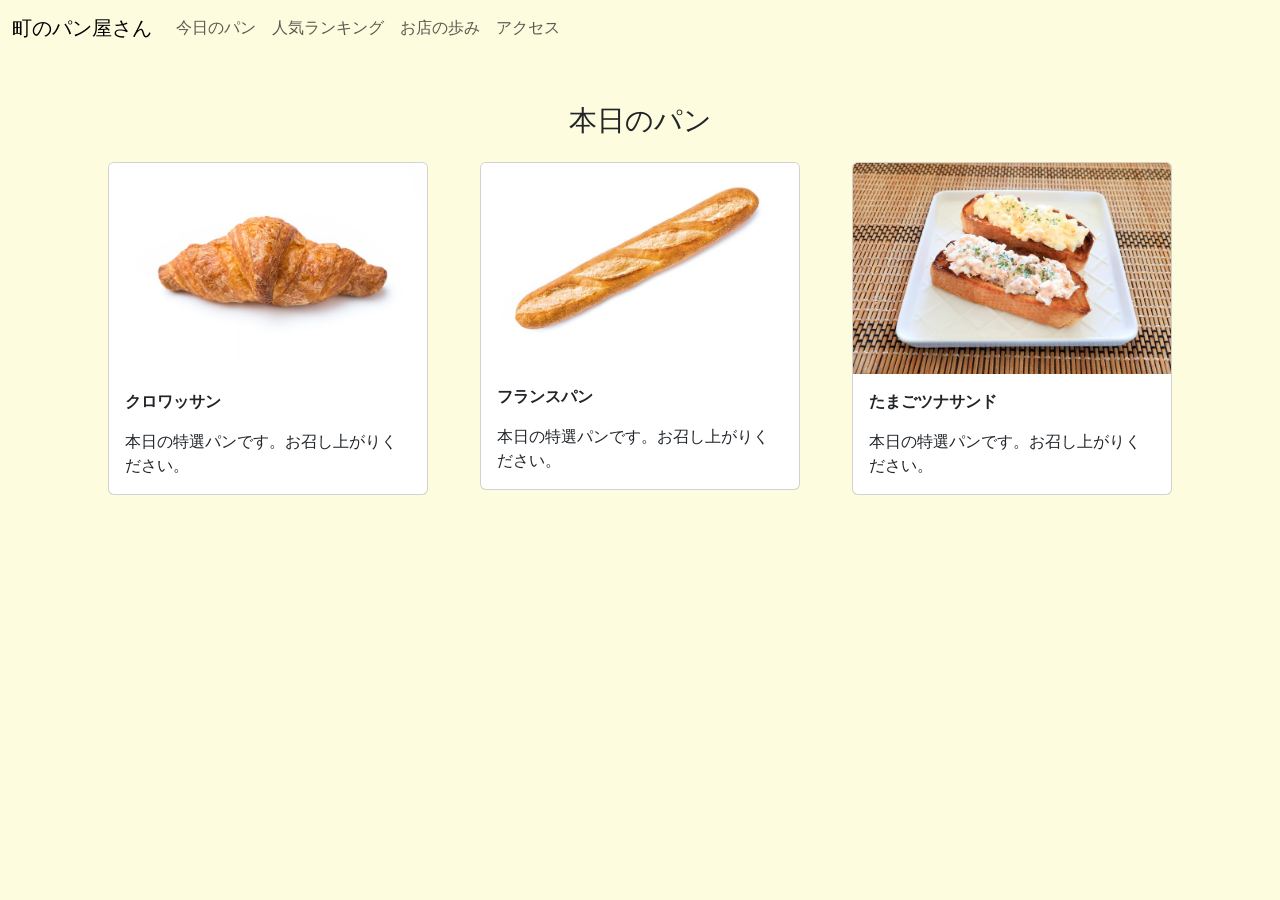
<file: index.html>
<!DOCTYPE html>
<html lang="ja">

<head>
    <meta charset="UTF-8">
    <meta name="viewport" content="width=device-width, initial-scale=1.0">
    <link href="https://cdn.jsdelivr.net/npm/bootstrap@5.3.8/dist/css/bootstrap.min.css" rel="stylesheet" integrity="sha384-sRIl4kxILFvY47J16cr9ZwB07vP4J8+LH7qKQnuqkuIAvNWLzeN8tE5YBujZqJLB" crossorigin="anonymous">
    <script src="https://cdn.jsdelivr.net/npm/bootstrap@5.3.8/dist/js/bootstrap.bundle.min.js" integrity="sha384-FKyoEForCGlyvwx9Hj09JcYn3nv7wiPVlz7YYwJrWVcXK/BmnVDxM+D2scQbITxI" crossorigin="anonymous"></script>

    <link rel="stylesheet" href="css/style.css">
    <title>町のパン屋さん</title>
</head>

<body>
    <!-- header -->
    <div class="header">
        <nav class="navbar navbar-expand-lg">
            <div class="container-fluid">
                <a class="navbar-brand" href="#">町のパン屋さん</a>
                <button class="navbar-toggler" type="button" data-bs-toggle="collapse" data-bs-target="#navbarNavAltMarkup" aria-controls="navbarNavAltMarkup" aria-expanded="false" aria-label="Toggle navigation">
                    <span class="navbar-toggler-icon"></span>
                </button>
                <div class="collapse navbar-collapse" id="navbarNavAltMarkup">
                    <div class="navbar-nav">
                        <a class="nav-link" href="todaysBread.html">今日のパン</a>
                        <a class="nav-link" href="ranking.html">人気ランキング</a>
                        <a class="nav-link" href="history.html">お店の歩み</a>
                        <a class="nav-link" href="access.html">アクセス</a>
                    </div>
                </div>
            </div>
        </nav>
    </div>
    <!-- パン屋の店の画像 -->
    <!-- <div class="container">
        <img src="image/shop.jpg" class="img-fluid" alt="...">
    </div> -->

    <!-- 以下本文 -->
    <div class="container mt-5">
        <!-- 本日のパン -->
        <h3 class="text-center my-4">本日のパン</h3>
        <div class="d-flex justify-content-around">
            <div>
                <div class="card" style="width: 20rem;">
                    <img src="image/croissant.jpg" class="card-img-top" alt="...">
                    <div class="card-body">
                        <p><strong>クロワッサン</strong></p>
                        <p class="card-text">本日の特選パンです。お召し上がりください。</p>
                    </div>
                </div>
            </div>
            <div>
                <div class="card" style="width: 20rem;">
                    <img src="image/france.jpg" class="card-img-top" alt="...">
                    <div class="card-body">
                        <p><strong>フランスパン</strong></p>
                        <p class="card-text">本日の特選パンです。お召し上がりください。</p>
                    </div>
                </div>
            </div>
            <div>
                <div class="card" style="width: 20rem;">
                    <img src="image/eggtsuna.jpg" class="card-img-top" alt="...">
                    <div class="card-body">
                        <p><strong>たまごツナサンド</strong></p>
                        <p class="card-text">本日の特選パンです。お召し上がりください。</p>
                    </div>
                </div>
            </div>
        </div>
    </div>
    <!-- footer -->
    <div>

    </div>
</body>
</html>
</file>
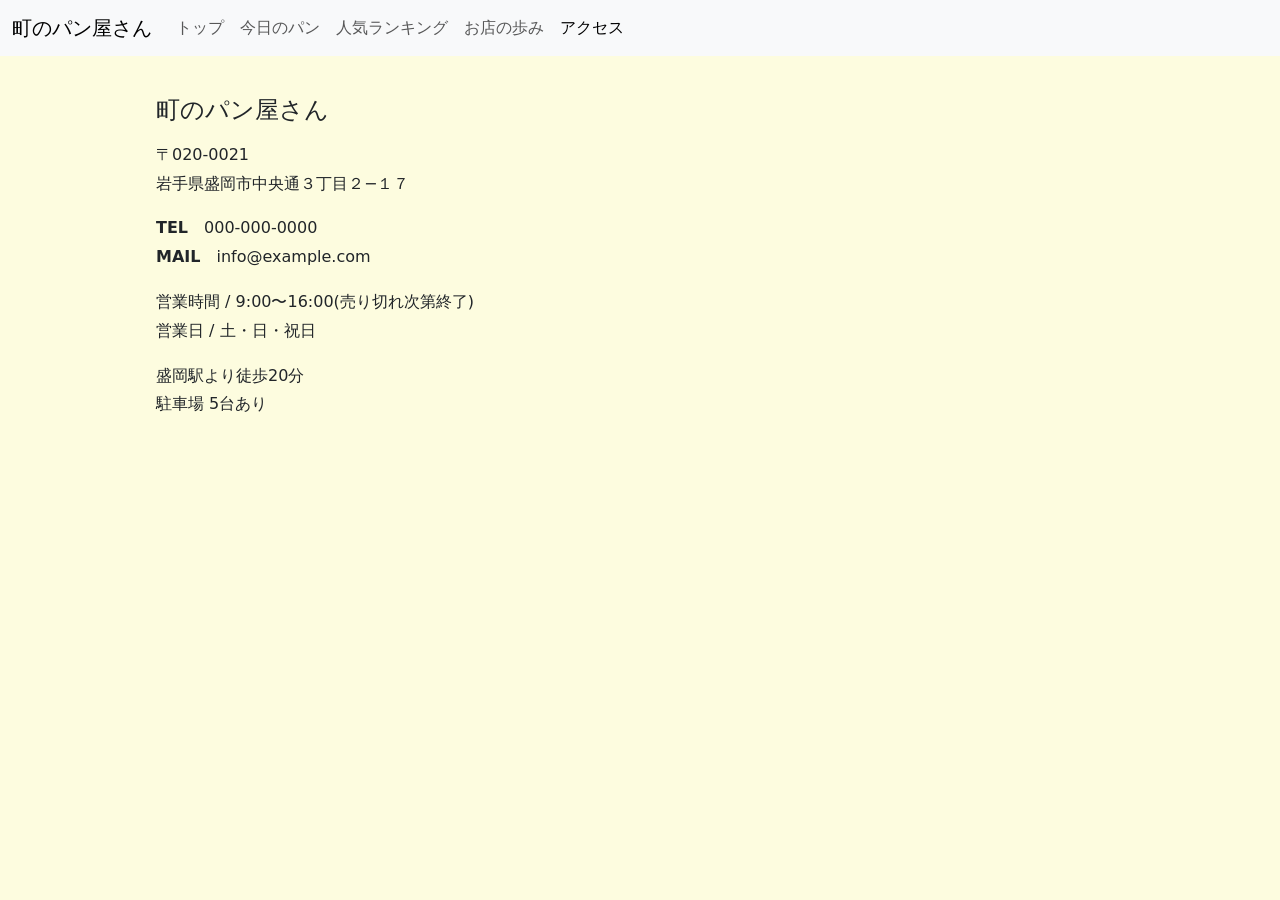
<file: access.html>
<!DOCTYPE html>
<html lang="ja">

<head>
  <meta charset="UTF-8">
  <meta name="viewport" content="width=device-width, initial-scale=1.0">
  <link href="https://cdn.jsdelivr.net/npm/bootstrap@5.3.8/dist/css/bootstrap.min.css" rel="stylesheet"
    integrity="sha384-sRIl4kxILFvY47J16cr9ZwB07vP4J8+LH7qKQnuqkuIAvNWLzeN8tE5YBujZqJLB" crossorigin="anonymous">
  <script src="https://cdn.jsdelivr.net/npm/bootstrap@5.3.8/dist/js/bootstrap.bundle.min.js"
    integrity="sha384-FKyoEForCGlyvwx9Hj09JcYn3nv7wiPVlz7YYwJrWVcXK/BmnVDxM+D2scQbITxI"
    crossorigin="anonymous"></script>
  <link rel="stylesheet" href="css/style.css">
  <link rel="stylesheet" href="css/access.css">
  <title>町のパン屋さん</title>
</head>

<body>
  <div>
    <nav class="navbar navbar-expand-lg bg-body-tertiary">
      <div class="container-fluid">
        <a class="navbar-brand" href="index.html">町のパン屋さん</a>
        <button class="navbar-toggler" type="button" data-bs-toggle="collapse" data-bs-target="#navbarNavAltMarkup"
          aria-controls="navbarNavAltMarkup" aria-expanded="false" aria-label="Toggle navigation">
          <span class="navbar-toggler-icon"></span>
        </button>
        <div class="collapse navbar-collapse" id="navbarNavAltMarkup">
          <div class="navbar-nav">
            <a class="nav-link" href="index.html">トップ</a>
            <a class="nav-link" href="todaysBread.html">今日のパン</a>
            <a class="nav-link" href="ranking.html">人気ランキング</a>
            <a class="nav-link" href="history.html">お店の歩み</a>
            <a class="nav-link active" aria-current="page" href="access.html">アクセス</a>
          </div>
        </div>
      </div>
    </nav>
  </div>
  <main class="access-main">
    <div class="access-layout">
      <!-- 左:店舗情報 -->
      <section class="access-info">
        <h2 class="access-shop-name">町のパン屋さん</h2>

        <p class="access-address">
          〒020-0021<br>
          岩手県盛岡市中央通３丁目２−１７
        </p>

        <p class="access-contact">
          <strong>TEL</strong>　000-000-0000<br>
          <strong>MAIL</strong>　info@example.com
        </p>

        <p class="access-hours">
          営業時間 / 9:00〜16:00(売り切れ次第終了)<br>
          営業日 / 土・日・祝日
        </p>

        <p class="access-route">
          盛岡駅より徒歩20分<br>
          駐車場 5台あり
        </p>
      </section>

      <!-- 右:Googleマップ -->
      <div class="access-map">
        <iframe class="access-map-frame"
          src="https://www.google.com/maps/embed?pb=!1m18!1m12!1m3!1d3069.5517798905244!2d141.14279209999998!3d39.7047807!2m3!1f0!2f0!3f0!3m2!1i1024!2i768!4f13.1!3m3!1m2!1s0x5f857630971ceb65%3A0xa71278d9c8f84080!2zTUNM55ub5bKh5oOF5aCx44OT44K444ON44K577yG44OH44K244Kk44Oz5bCC6ZaA5a2m5qChIOODh-OCtuOCpOODs-aDheWgsemkqA!5e0!3m2!1sja!2sjp!4v1794793250955!5m2!1sja!2sjp"
          allowfullscreen="" loading="lazy" referrerpolicy="strict-origin-when-cross-origin"></iframe>
      </div>
    </div>
  </main>
</body>

</html>
</file>
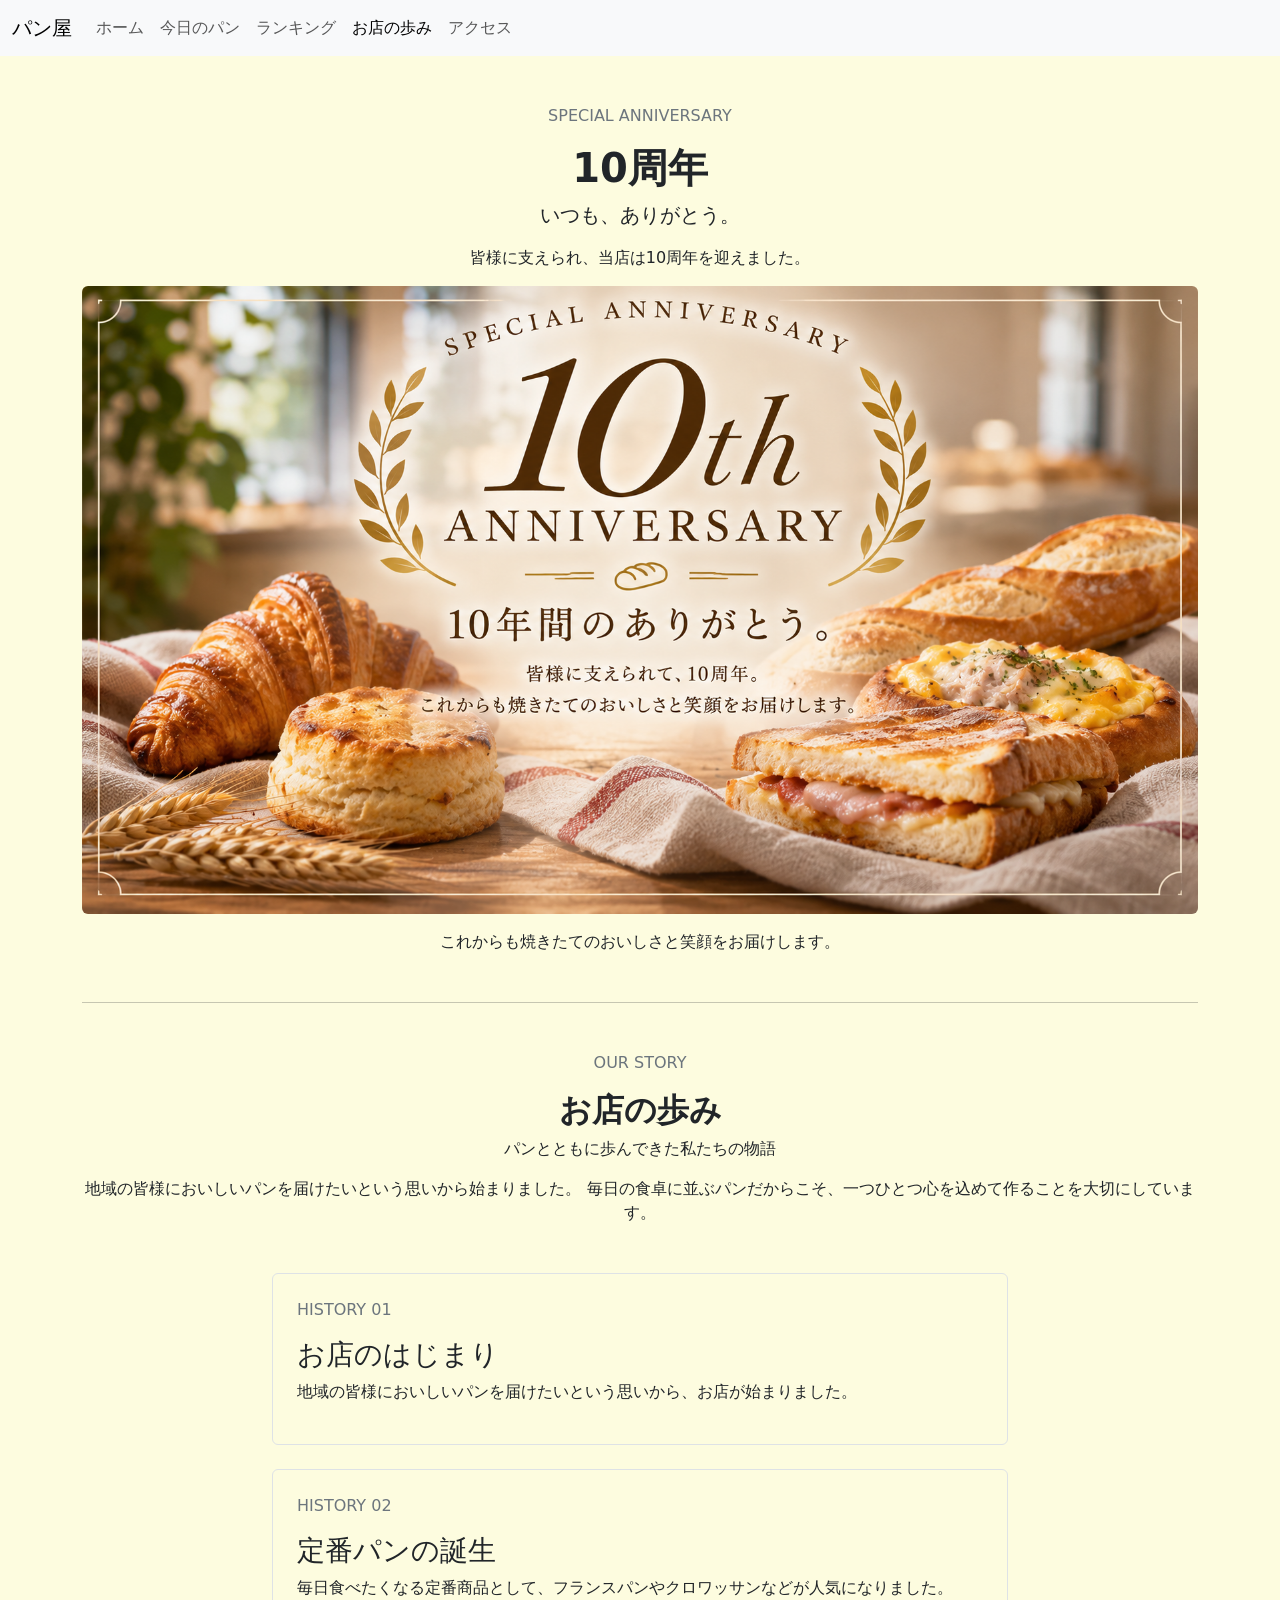
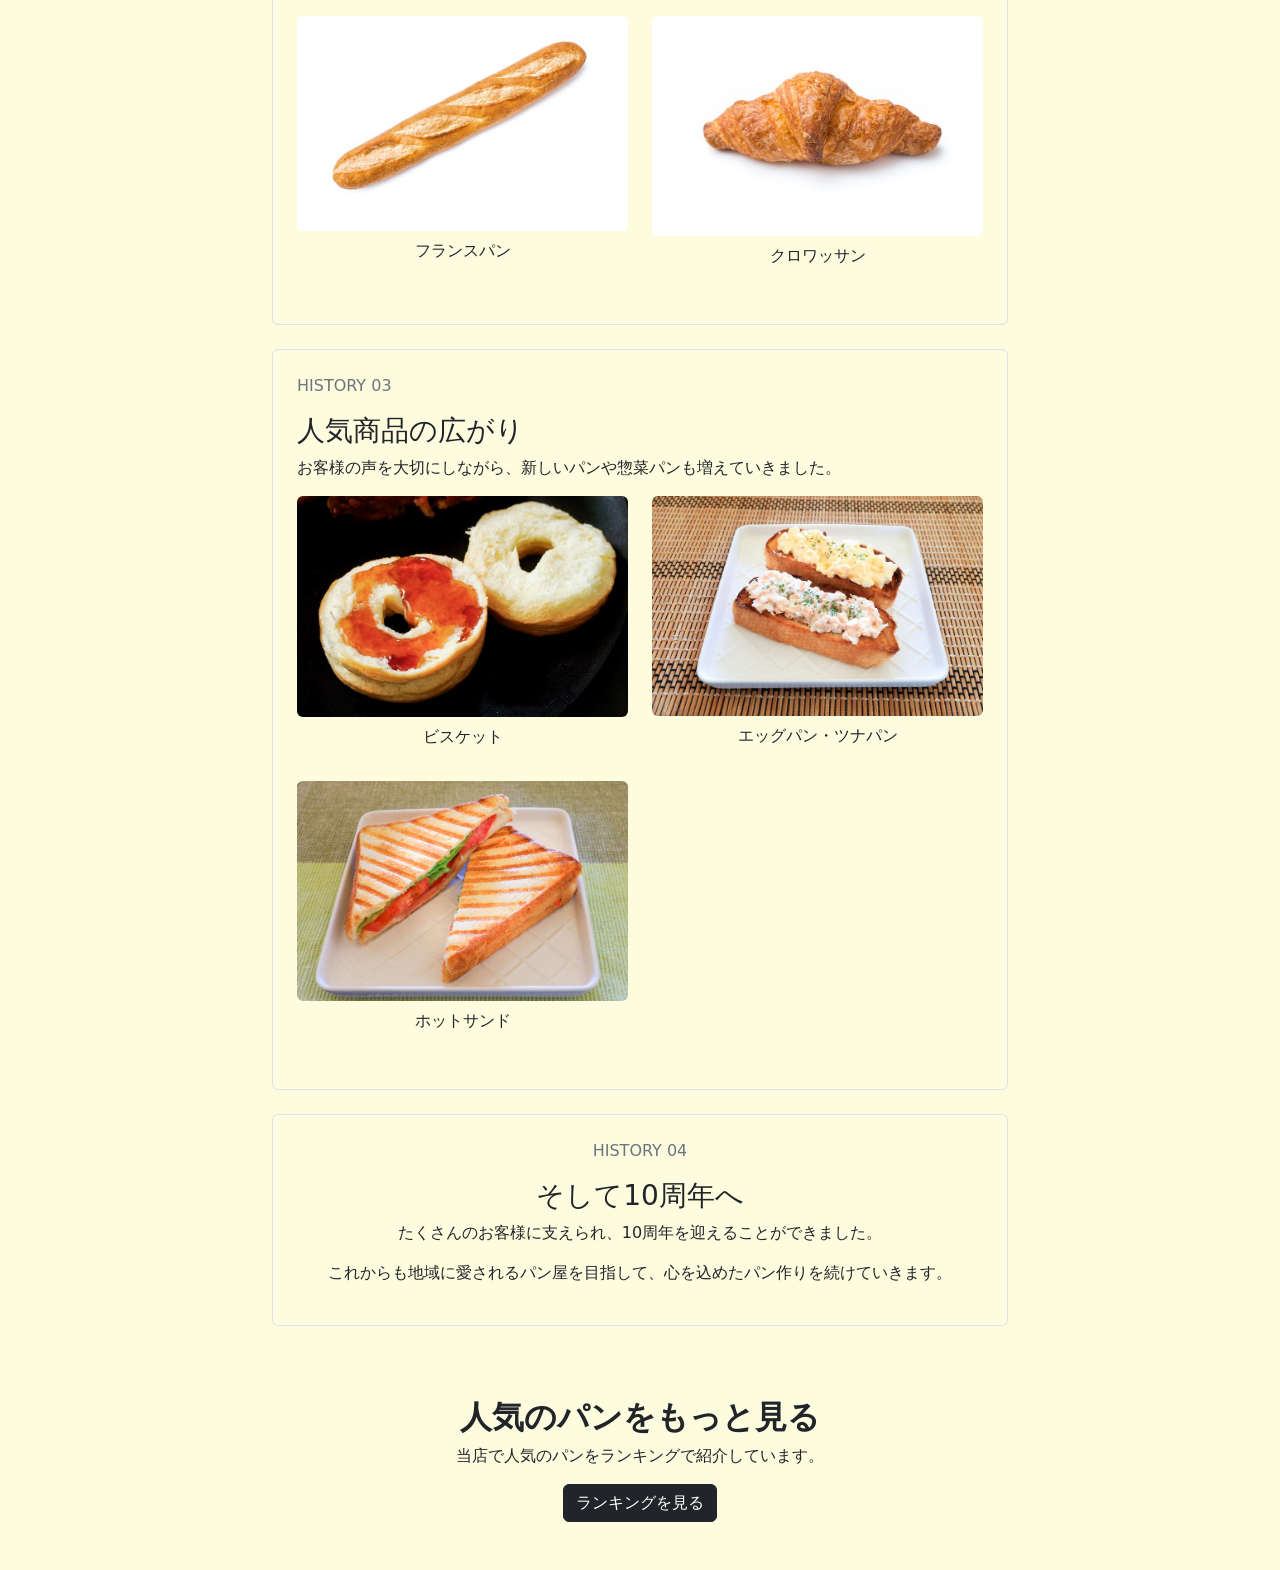
<file: history.html>
<!DOCTYPE html>
<html lang="ja">
<head>
    <meta charset="UTF-8">
    <meta name="viewport" content="width=device-width, initial-scale=1.0">
    <title>お店の歩み</title>
    <link href="https://cdn.jsdelivr.net/npm/bootstrap@5.3.8/dist/css/bootstrap.min.css" rel="stylesheet">
    <link rel="stylesheet" href="css/style.css">
</head>
<body>

    <div>
        <nav class="navbar navbar-expand-lg bg-body-tertiary">
            <div class="container-fluid">
                <a class="navbar-brand" href="index.html">パン屋</a>
                <button class="navbar-toggler" type="button" data-bs-toggle="collapse" data-bs-target="#navbarNavAltMarkup">
                    <span class="navbar-toggler-icon"></span>
                </button>
                <div class="collapse navbar-collapse" id="navbarNavAltMarkup">
                    <div class="navbar-nav">
                        <a class="nav-link" href="index.html">ホーム</a>
                        <a class="nav-link" href="todaysBread.html">今日のパン</a>
                        <a class="nav-link" href="ranking.html">ランキング</a>
                        <a class="nav-link active" href="history.html">お店の歩み</a>
                        <a class="nav-link" href="access.html">アクセス</a>
                    </div>
                </div>
            </div>
        </nav>
    </div>

    <main class="container py-5">

        <!-- 10周年記念 -->
        <div class="text-center mb-5">
            <p class="text-secondary">SPECIAL ANNIVERSARY</p>
            <h1 class="fw-bold">10周年</h1>
            <p class="lead">いつも、ありがとう。</p>
            <p>皆様に支えられ、当店は10周年を迎えました。</p>
            <img src="image/Anniversary.jpg" class="img-fluid rounded mb-3" alt="10周年記念">
            <p>これからも焼きたてのおいしさと笑顔をお届けします。</p>
        </div>

        <hr class="my-5">

        <!-- お店の歩み -->
        <div class="text-center mb-5">
            <p class="text-secondary">OUR STORY</p>
            <h2 class="fw-bold">お店の歩み</h2>
            <p>パンとともに歩んできた私たちの物語</p>
            <p>地域の皆様においしいパンを届けたいという思いから始まりました。
                毎日の食卓に並ぶパンだからこそ、一つひとつ心を込めて作ることを大切にしています。</p>
        </div>

        <!-- 歴史 -->
        <div class="row justify-content-center">
            <div class="col-lg-8">

                <div class="border rounded p-4 mb-4">
                    <p class="text-secondary">HISTORY 01</p>
                    <h3>お店のはじまり</h3>
                    <p>地域の皆様においしいパンを届けたいという思いから、お店が始まりました。</p>
                </div>

                <div class="border rounded p-4 mb-4">
                    <p class="text-secondary">HISTORY 02</p>
                    <h3>定番パンの誕生</h3>
                    <p>毎日食べたくなる定番商品として、フランスパンやクロワッサンなどが人気になりました。</p>
                    <div class="row">
                        <div class="col-md-6 mb-3">
                            <img src="image/france.jpg" class="img-fluid rounded" alt="フランスパン">
                            <p class="text-center mt-2">フランスパン</p>
                        </div>
                        <div class="col-md-6 mb-3">
                            <img src="image/croissant.jpg" class="img-fluid rounded" alt="クロワッサン">
                            <p class="text-center mt-2">クロワッサン</p>
                        </div>
                    </div>
                </div>

                <div class="border rounded p-4 mb-4">
                    <p class="text-secondary">HISTORY 03</p>
                    <h3>人気商品の広がり</h3>
                    <p>お客様の声を大切にしながら、新しいパンや惣菜パンも増えていきました。</p>
                    <div class="row">
                        <div class="col-md-6 mb-3">
                            <img src="image/Biscuit.jpg" class="img-fluid rounded" alt="ビスケット">
                            <p class="text-center mt-2">ビスケット</p>
                        </div>
                        <div class="col-md-6 mb-3">
                            <img src="image/eggtsuna.jpg" class="img-fluid rounded" alt="エッグパン・ツナパン">
                            <p class="text-center mt-2">エッグパン・ツナパン</p>
                        </div>
                        <div class="col-md-6 mb-3">
                            <img src="image/Hotsand.jpg" class="img-fluid rounded" alt="ホットサンド">
                            <p class="text-center mt-2">ホットサンド</p>
                        </div>
                    </div>
                </div>

                <div class="border rounded p-4 mb-4 text-center">
                    <p class="text-secondary">HISTORY 04</p>
                    <h3>そして10周年へ</h3>
                    <p>たくさんのお客様に支えられ、10周年を迎えることができました。</p>
                    <p>これからも地域に愛されるパン屋を目指して、心を込めたパン作りを続けていきます。</p>
                </div>

            </div>
        </div>

        <!-- 人気ランキングへの案内 -->
        <div class="text-center mt-5">
            <h2 class="fw-bold">人気のパンをもっと見る</h2>
            <p>当店で人気のパンをランキングで紹介しています。</p>
            <a href="ranking.html" class="btn btn-dark">ランキングを見る</a>
        </div>

    </main>

    <script src="https://cdn.jsdelivr.net/npm/bootstrap@5.3.8/dist/js/bootstrap.bundle.min.js"></script>
</body>
</html>
</file>
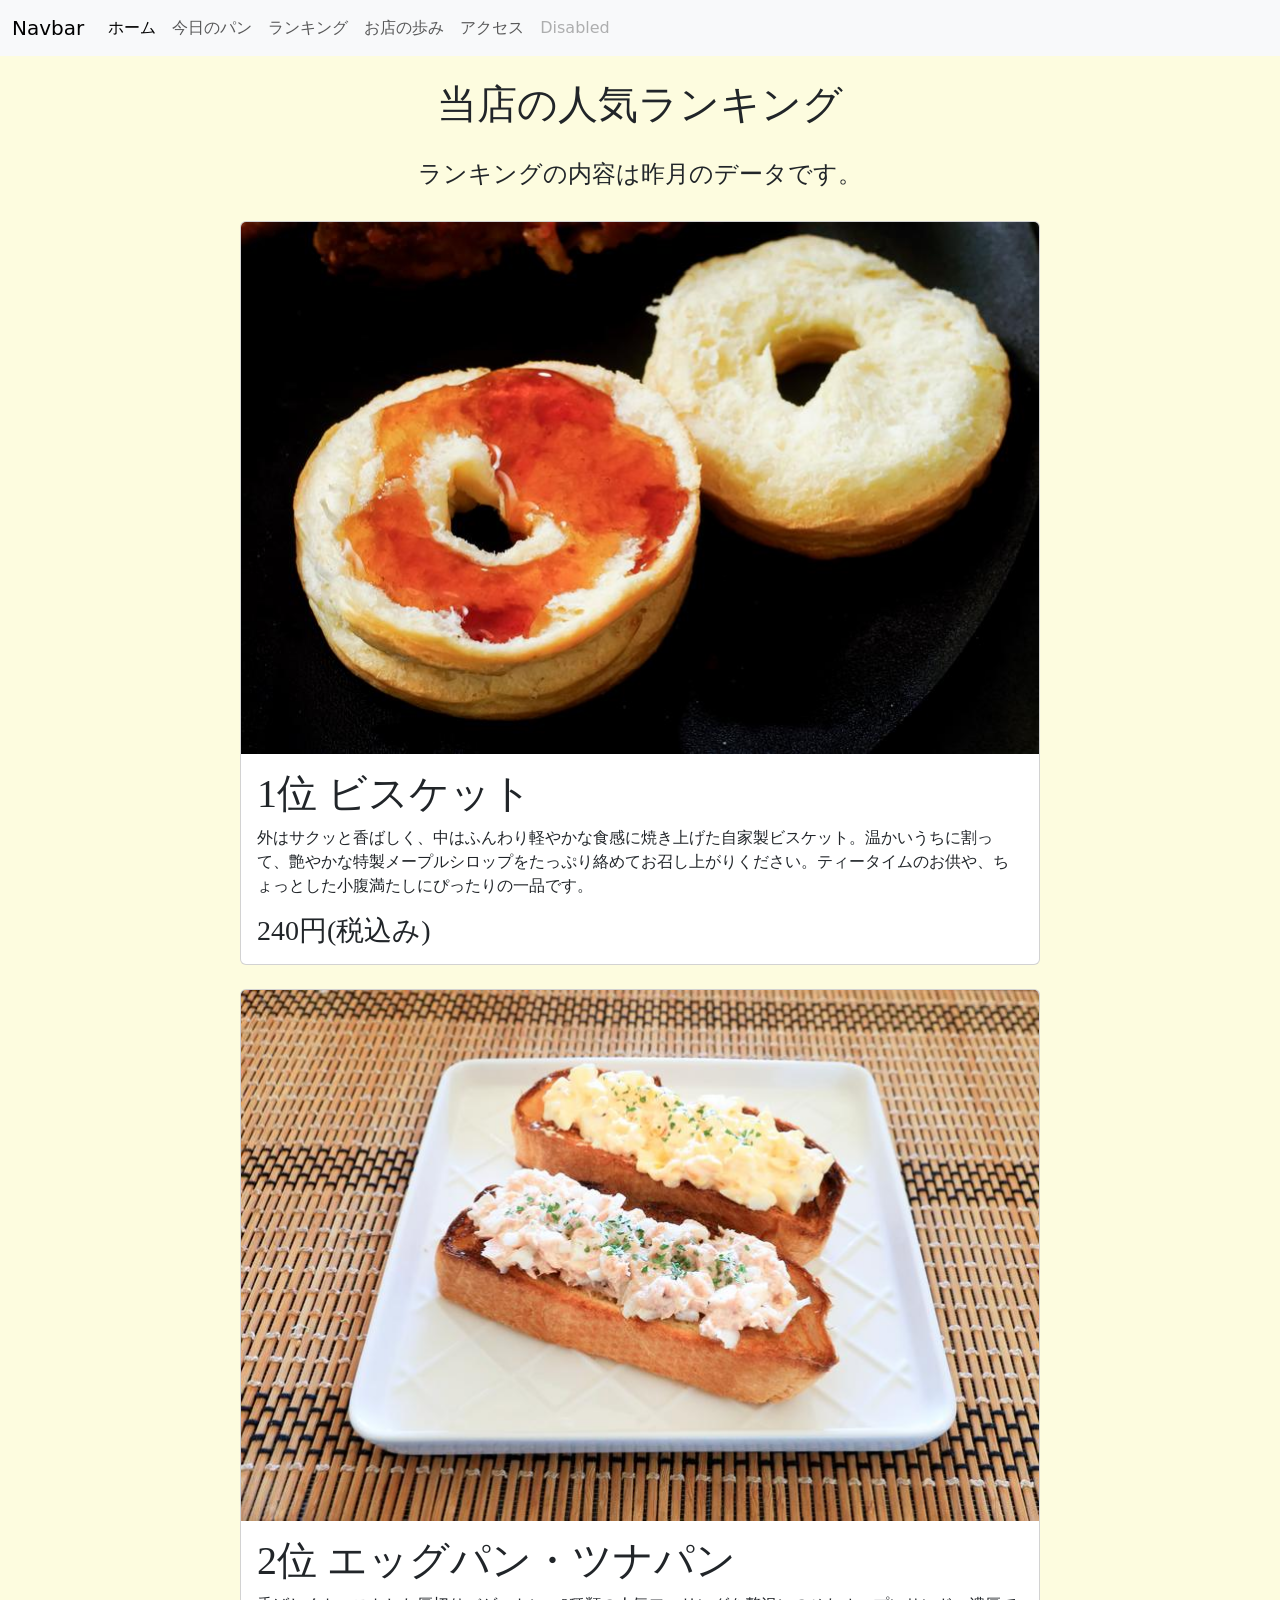
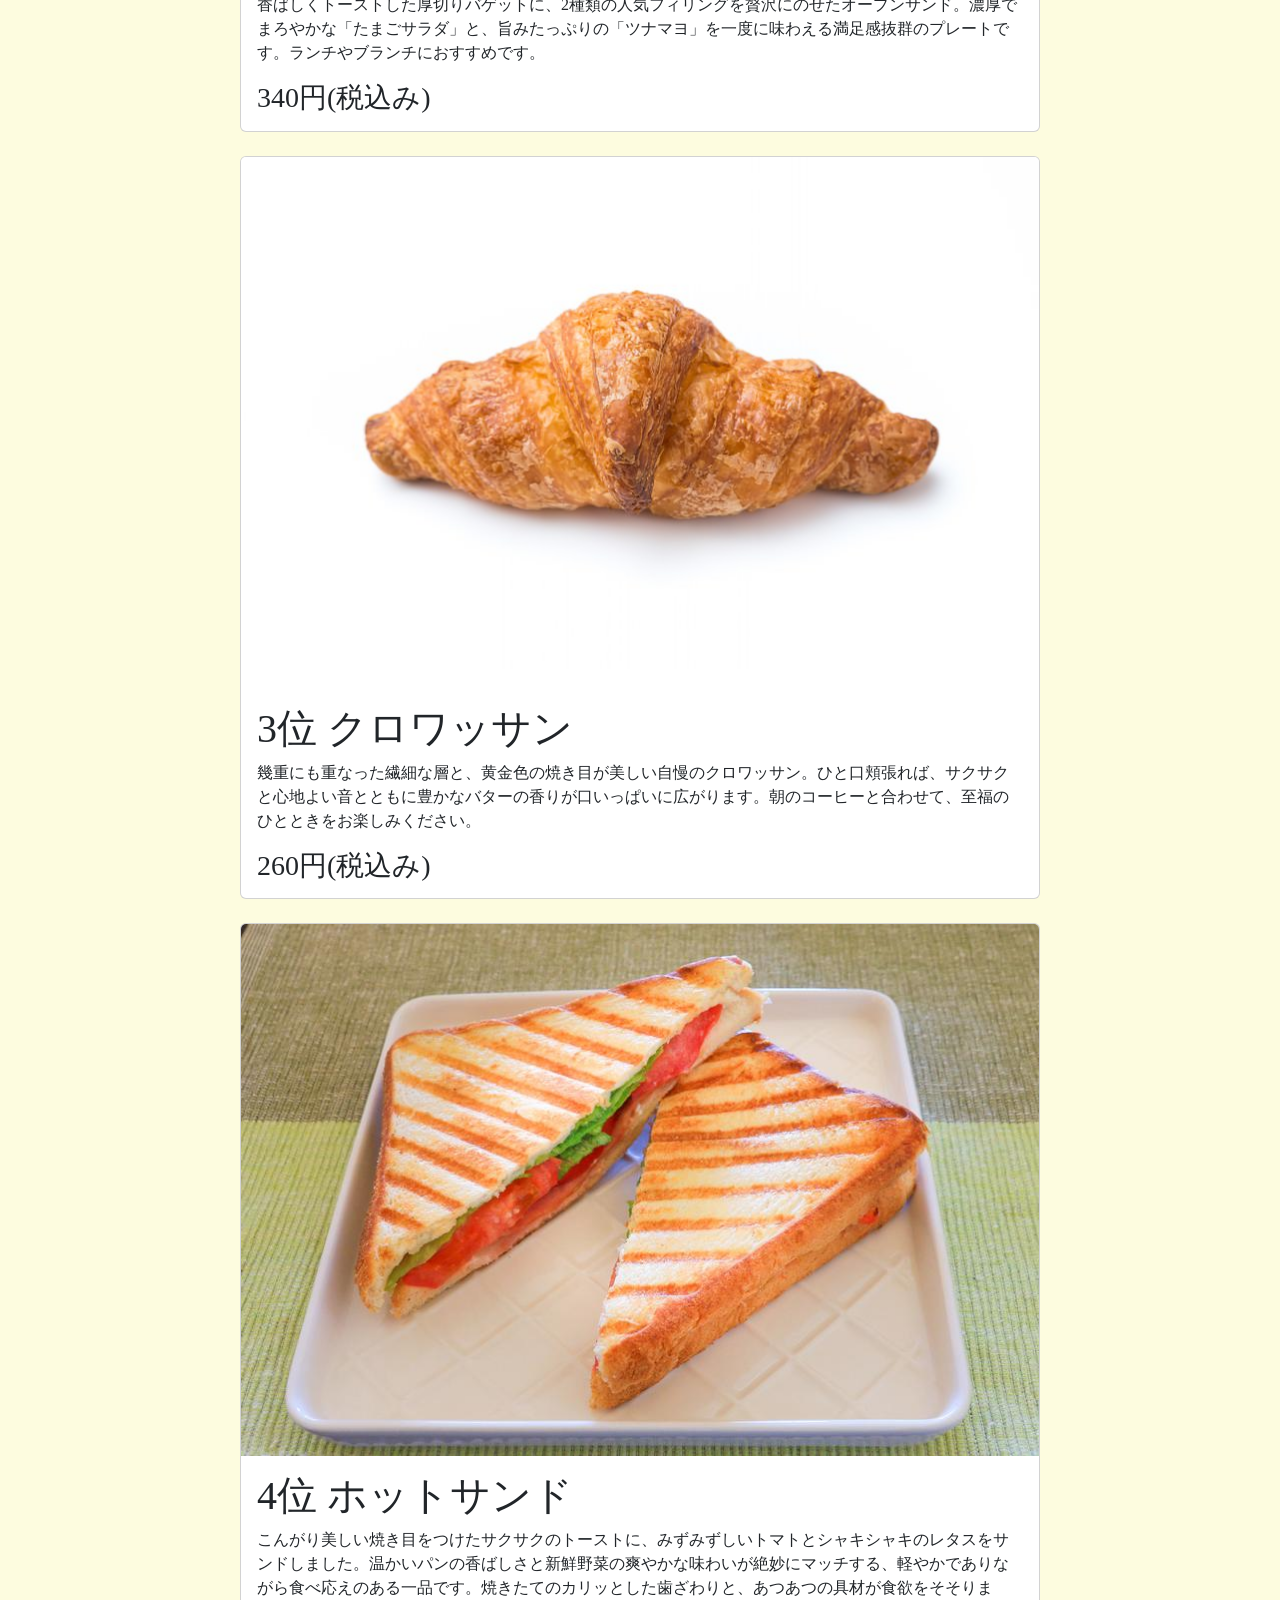
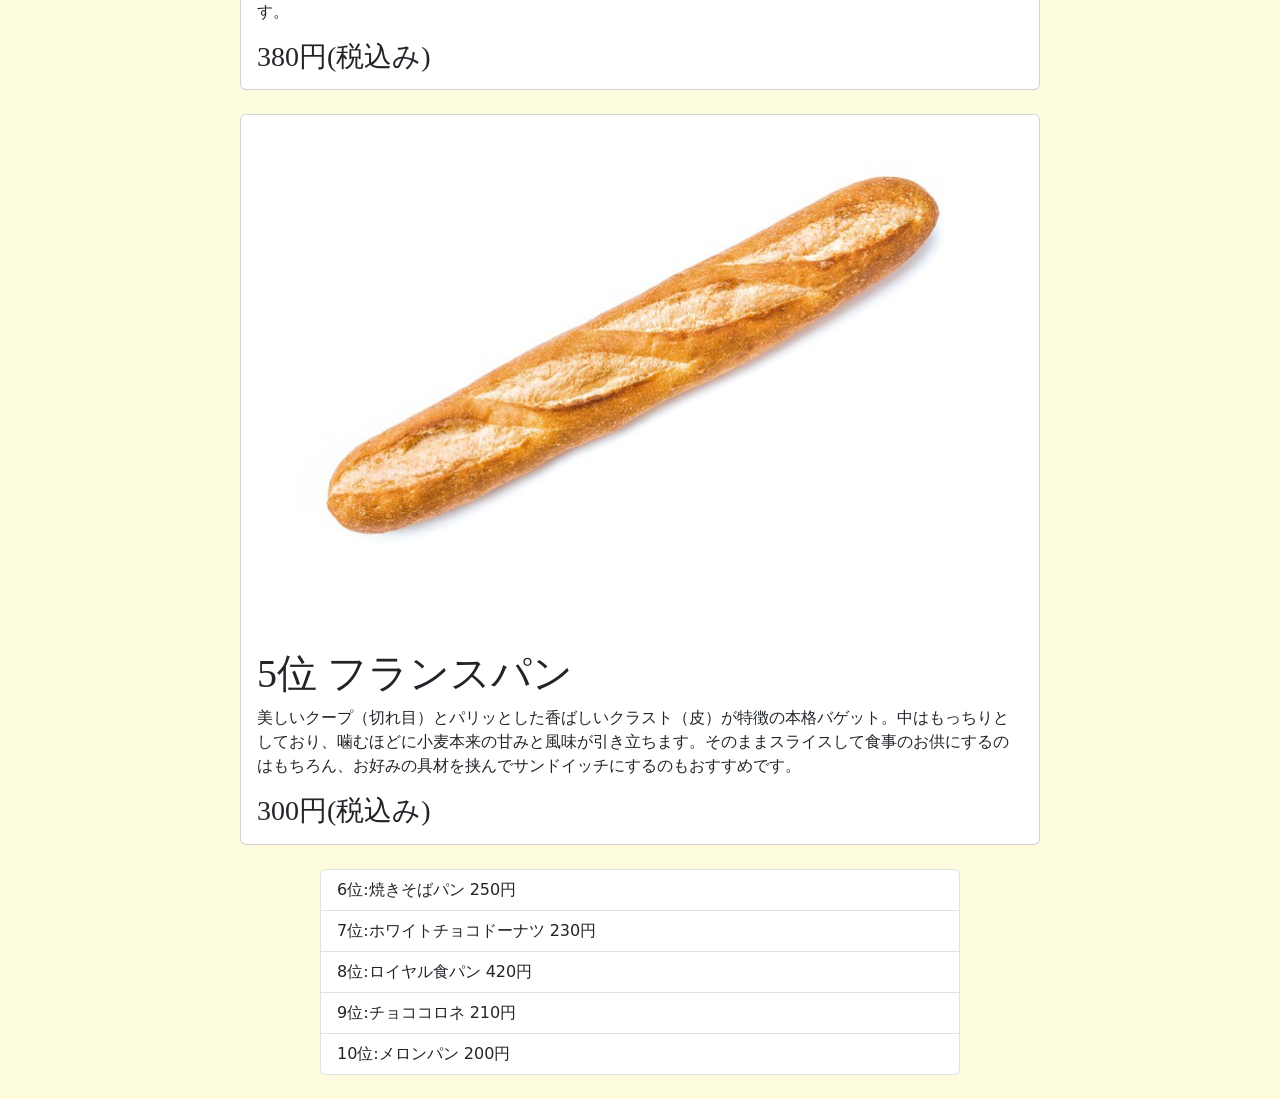
<file: ranking.html>
<!DOCTYPE html>
<html lang="ja">


<!--  次の授業
  なんとかしてcontainor-fluidを適用する

  PRは大きな変更の際に出すこと

  
  2026.11.18-->

<head>
    <meta charset="UTF-8">
    <meta name="viewport" content="width=device-width, initial-scale=1.0">
    <link href="https://cdn.jsdelivr.net/npm/bootstrap@5.3.8/dist/css/bootstrap.min.css" rel="stylesheet"
        integrity="sha384-sRIl4kxILFvY47J16cr9ZwB07vP4J8+LH7qKQnuqkuIAvNWLzeN8tE5YBujZqJLB" crossorigin="anonymous">
    <script src="https://cdn.jsdelivr.net/npm/bootstrap@5.3.8/dist/js/bootstrap.bundle.min.js"
        integrity="sha384-FKyoEForCGlyvwx9Hj09JcYn3nv7wiPVlz7YYwJrWVcXK/BmnVDxM+D2scQbITxI"
        crossorigin="anonymous"></script>
    <link rel="stylesheet" href="css/style.css">
    <link rel="stylesheet" href="css/ranking.css">
    <title>Document</title>
</head>

<body>
    <div>
        <nav class="navbar navbar-expand-lg bg-body-tertiary">
            <div class="container-fluid">
                <a class="navbar-brand" href="#">Navbar</a>
                <button class="navbar-toggler" type="button" data-bs-toggle="collapse"
                    data-bs-target="#navbarNavAltMarkup" aria-controls="navbarNavAltMarkup" aria-expanded="false"
                    aria-label="Toggle navigation">
                    <span class="navbar-toggler-icon"></span>
                </button>
                <div class="collapse navbar-collapse" id="navbarNavAltMarkup">
                    <div class="navbar-nav">
                        <a class="nav-link active" aria-current="page" href="index.html">ホーム</a>
                        <a class="nav-link" href="todaysBread.html">今日のパン</a>
                        <a class="nav-link" href="ranking.html">ランキング</a>
                        <a class="nav-link" href="history.html">お店の歩み</a>
                        <a class="nav-link" href="access.html">アクセス</a>
                        <a class="nav-link disabled" aria-disabled="true">Disabled</a>
                    </div>
                </div>
            </div>
        </nav>
    </div>
    <main class="d-flex flex-column align-items-center my-4 gap-4">
        <h1>
            当店の人気ランキング
        </h1>
        <h4>ランキングの内容は昨月のデータです。</h4>
        <div class="card" style="width: 100%; max-width: 50rem;">
            <img src="image/Biscuit.jpg" class="card-img-top" alt="">
            <div class="card-body">
                <h1 class="card-text">1位 ビスケット</h1>
                <p class="card-text">
                    外はサクッと香ばしく、中はふんわり軽やかな食感に焼き上げた自家製ビスケット。温かいうちに割って、艶やかな特製メープルシロップをたっぷり絡めてお召し上がりください。ティータイムのお供や、ちょっとした小腹満たしにぴったりの一品です。
                </p>
                <h3 class="card-text"> 240円(税込み)</h3>
            </div>
        </div>

        <div class="card" style="width: 100%; max-width: 50rem;">
            <img src="image/eggtsuna.jpg" class="card-img-top" alt="">
            <div class="card-body">
                <h1 class="card-text">2位 エッグパン・ツナパン</h1>
                <p class="card-text">
                    香ばしくトーストした厚切りバゲットに、2種類の人気フィリングを贅沢にのせたオープンサンド。濃厚でまろやかな「たまごサラダ」と、旨みたっぷりの「ツナマヨ」を一度に味わえる満足感抜群のプレートです。ランチやブランチにおすすめです。
                </p>
                <h3 class="card-text"> 340円(税込み)</h3>
            </div>
        </div>

        <div class="card" style="width: 100%; max-width: 50rem;">
            <img src="image/croissant.jpg" class="card-img-top" alt="">
            <div class="card-body">
                <h1 class="card-text">3位 クロワッサン</h1>
                <p class="card-text">
                    幾重にも重なった繊細な層と、黄金色の焼き目が美しい自慢のクロワッサン。ひと口頬張れば、サクサクと心地よい音とともに豊かなバターの香りが口いっぱいに広がります。朝のコーヒーと合わせて、至福のひとときをお楽しみください。
                </p>
                <h3 class="card-text"> 260円(税込み)</h3>
            </div>
        </div>

        <div class="card" style="width: 50rem; ">
            <img src="image/Hotsand.jpg" class="card-img-top" alt="">
            <div class="card-body">
                <h1 class="card-text">4位 ホットサンド</h1>
                <p class="card-text">
                    こんがり美しい焼き目をつけたサクサクのトーストに、みずみずしいトマトとシャキシャキのレタスをサンドしました。温かいパンの香ばしさと新鮮野菜の爽やかな味わいが絶妙にマッチする、軽やかでありながら食べ応えのある一品です。焼きたてのカリッとした歯ざわりと、あつあつの具材が食欲をそそります。
                </p>
                <h3 class="card-text"> 380円(税込み)</h3>
            </div>
        </div>

        <div class="card" style="width: 100%; max-width: 50rem;">
            <img src="image/france.jpg" class="card-img-top" alt="">
            <div class="card-body">
                <h1 class="card-text">5位 フランスパン</h1>
                <p class="card-text">
                    美しいクープ（切れ目）とパリッとした香ばしいクラスト（皮）が特徴の本格バゲット。中はもっちりとしており、噛むほどに小麦本来の甘みと風味が引き立ちます。そのままスライスして食事のお供にするのはもちろん、お好みの具材を挟んでサンドイッチにするのもおすすめです。
                </p>
                <h3 class="card-text"> 300円(税込み)</h3>
            </div>
        </div>


        <div class="col-md-6">

            <ul class="list-group">
                <li class="list-group-item">6位:焼きそばパン 250円</li>
                <li class="list-group-item">7位:ホワイトチョコドーナツ 230円</li>
                <li class="list-group-item">8位:ロイヤル食パン 420円</li>
                <li class="list-group-item">9位:チョココロネ 210円</li>
                <li class="list-group-item">10位:メロンパン 200円</li>
            </ul>
        </div>

    </main>
</body>

</html>
</file>
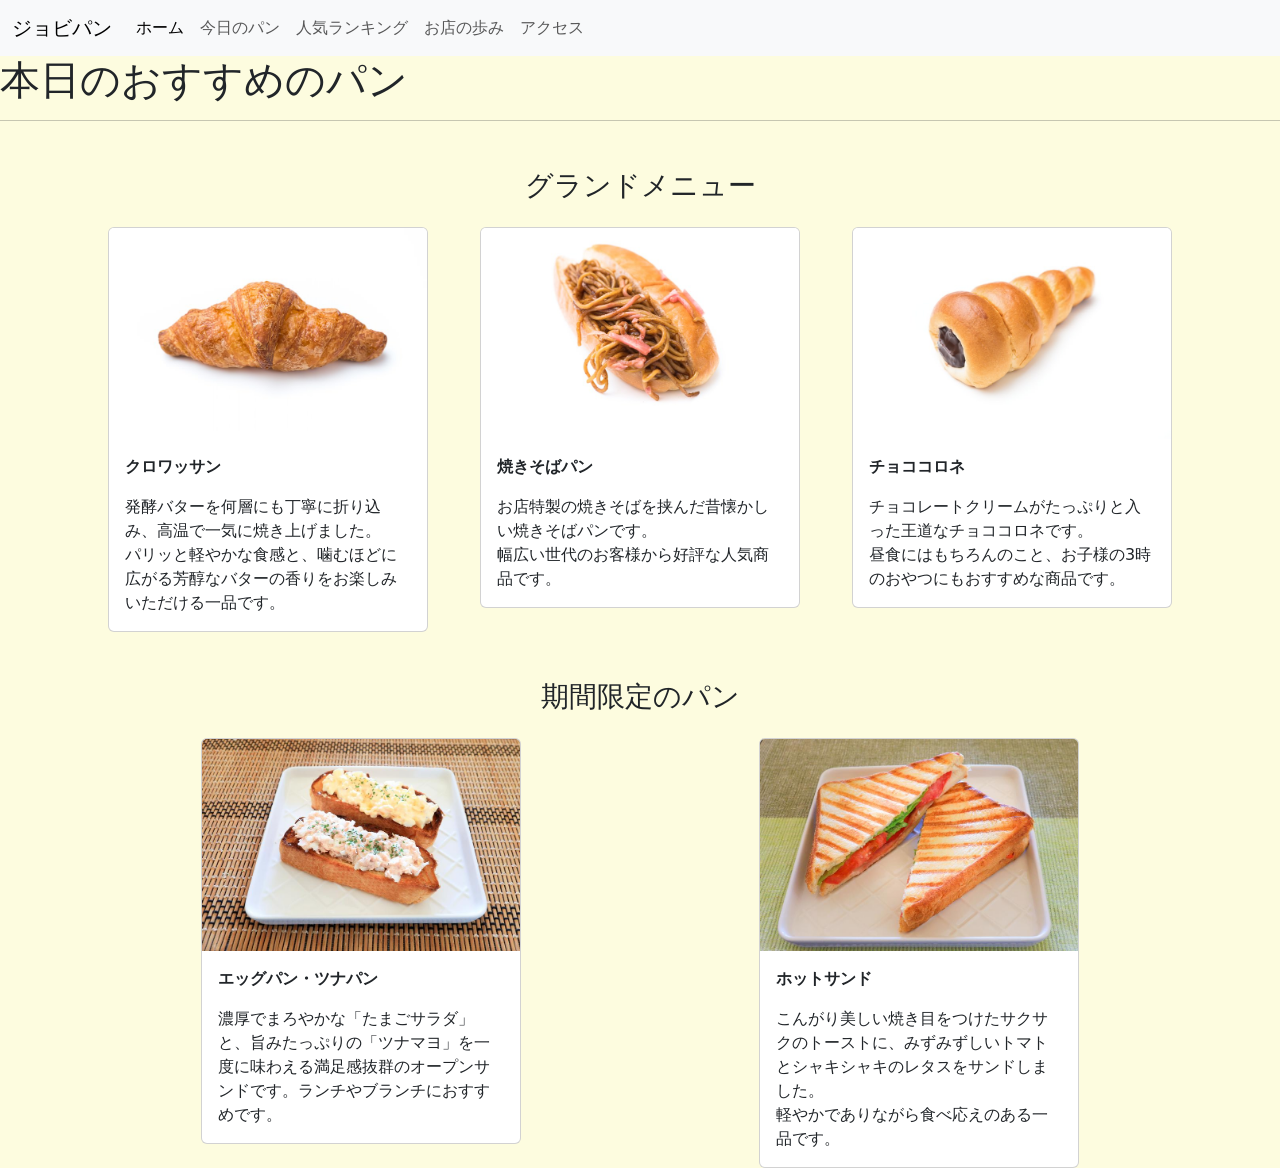
<file: todaysBread.html>
<!DOCTYPE html>
<html lang="ja">

<head>
    <meta charset="UTF-8">
    <meta name="viewport" content="width=device-width, initial-scale=1.0">
    <link href="https://cdn.jsdelivr.net/npm/bootstrap@5.3.8/dist/css/bootstrap.min.css" rel="stylesheet" integrity="sha384-sRIl4kxILFvY47J16cr9ZwB07vP4J8+LH7qKQnuqkuIAvNWLzeN8tE5YBujZqJLB" crossorigin="anonymous">
    <script src="https://cdn.jsdelivr.net/npm/bootstrap@5.3.8/dist/js/bootstrap.bundle.min.js" integrity="sha384-FKyoEForCGlyvwx9Hj09JcYn3nv7wiPVlz7YYwJrWVcXK/BmnVDxM+D2scQbITxI" crossorigin="anonymous"></script>
    <link rel="stylesheet" href="css/style.css">
    <title>Document</title>
</head>

<body id="todaysBread">
    <div>
        <nav class="navbar navbar-expand-lg bg-body-tertiary">
            <div class="container-fluid">
                <a class="navbar-brand" href="#">ジョビパン</a>
                <button class="navbar-toggler" type="button" data-bs-toggle="collapse" data-bs-target="#navbarNavAltMarkup" aria-controls="navbarNavAltMarkup" aria-expanded="false" aria-label="Toggle navigation">
                <span class="navbar-toggler-icon"></span>
                </button>
            <div class="collapse navbar-collapse" id="navbarNavAltMarkup">
                <div class="navbar-nav">
                    <a class="nav-link active" aria-current="page" href="index.html">ホーム</a>
                    <a class="nav-link" href="todaysBread.html">今日のパン</a>
                    <a class="nav-link" href="ranking.html">人気ランキング</a>
                    <a class="nav-link" href="history.html">お店の歩み</a>
                    <a class="nav-link" href="access.html">アクセス</a>
                </div>
            </div>
            </div>
        </nav>
    </div>
    <main>
        <h1 class="section-title">本日のおすすめのパン</h1>
        <hr>
        <div class="container mt-5">
            <h3 class="text-center my-4">グランドメニュー</h3>
            <div class="d-flex justify-content-around">
                <div>
                    <div class="card" style="width: 20rem;">
                        <img src="image/croissant.jpg" class="card-img-top" alt="...">
                        <div class="card-body">
                            <p><strong>クロワッサン</strong></p>
                            <p class="card-text">
                            発酵バターを何層にも丁寧に折り込み、高温で一気に焼き上げました。<br>
                            パリッと軽やかな食感と、噛むほどに広がる芳醇なバターの香りをお楽しみいただける一品です。                            
                            </p>
                        </div>
                    </div>
                </div>
                <div>
                    <div class="card" style="width: 20rem;">
                        <img src="image/YakisobaPan.jpg" class="card-img-top" alt="...">
                        <div class="card-body">
                            <p><strong>焼きそばパン</strong></p>
                            <p class="card-text">
                            お店特製の焼きそばを挟んだ昔懐かしい焼きそばパンです。<br>
                            幅広い世代のお客様から好評な人気商品です。        
                            </p>
                        </div>
                    </div>
                </div>
                <div>
                    <div class="card" style="width: 20rem;">
                        <img src="image/chocoCorone.jpg" class="card-img-top" alt="...">
                        <div class="card-body">
                            <p><strong>チョココロネ</strong></p>
                            <p class="card-text">
                            チョコレートクリームがたっぷりと入った王道なチョココロネです。<br>
                            昼食にはもちろんのこと、お子様の3時のおやつにもおすすめな商品です。
                            </p>
                        </div>
                    </div>
                </div>
            </div>
        </div>

        <div class="container mt-5">
            <h3 class="text-center my-4">期間限定のパン</h3>
            <div class="d-flex justify-content-around">
                <div>
                    <div class="card" style="width: 20rem;">
                        <img src="image/eggtsuna.jpg" class="card-img-top" alt="...">
                        <div class="card-body">
                            <p><strong>エッグパン・ツナパン</strong></p>
                            <p class="card-text">
                            濃厚でまろやかな「たまごサラダ」と、旨みたっぷりの「ツナマヨ」を一度に味わえる満足感抜群のオープンサンドです。ランチやブランチにおすすめです。                      
                            </p>
                        </div>
                    </div>
                </div>
                <div>
                    <div class="card" style="width: 20rem;">
                        <img src="image/Hotsand.jpg" class="card-img-top" alt="...">
                        <div class="card-body">
                            <p><strong>ホットサンド</strong></p>
                            <p class="card-text">
                            こんがり美しい焼き目をつけたサクサクのトーストに、みずみずしいトマトとシャキシャキのレタスをサンドしました。<br>
                            軽やかでありながら食べ応えのある一品です。          
                            </p>
                        </div>
                    </div>
                </div>
            </div>
        </div>
    </main>
</body>
</html>
</file>
<file: css/style.css>
body{
    background-color: #fdfcdf;
}
</file>
<file: css/access.css>
/* ===== アクセスページ専用CSS ===== */

/* ページ全体の外枠 */
.access-main {
  max-width: 1000px;
  margin: 40px auto;
  padding: 0 16px;
}

/* 左右に並べる枠(狭い画面で縦) */
.access-layout {
  display: flex;
  flex-wrap: wrap;
  gap: 32px;
}

/* 左:店舗情報 */
.access-info {
  flex: 1 1 300px;
}

.access-shop-name {
  font-size: 1.5rem;
  margin-bottom: 16px;
}

.access-address,
.access-contact,
.access-hours,
.access-route {
  margin-bottom: 16px;
  line-height: 1.8;
}

/* 右:地図 */
.access-map {
  flex: 1 1 300px;
}

.access-map-frame {
  width: 100%;
  height: 360px;
  border: 0;
}
</file>
<file: css/ranking.css>
.card-text{
    font-family:"Yu Mincho", "游明朝", YuMincho, "Hiragino Mincho ProN",
     "ヒラギノ明朝 ProN", "Noto Serif CJK JP", "MS PMincho", 
     "ＭＳ Ｐ明朝", serif;}
</file>
